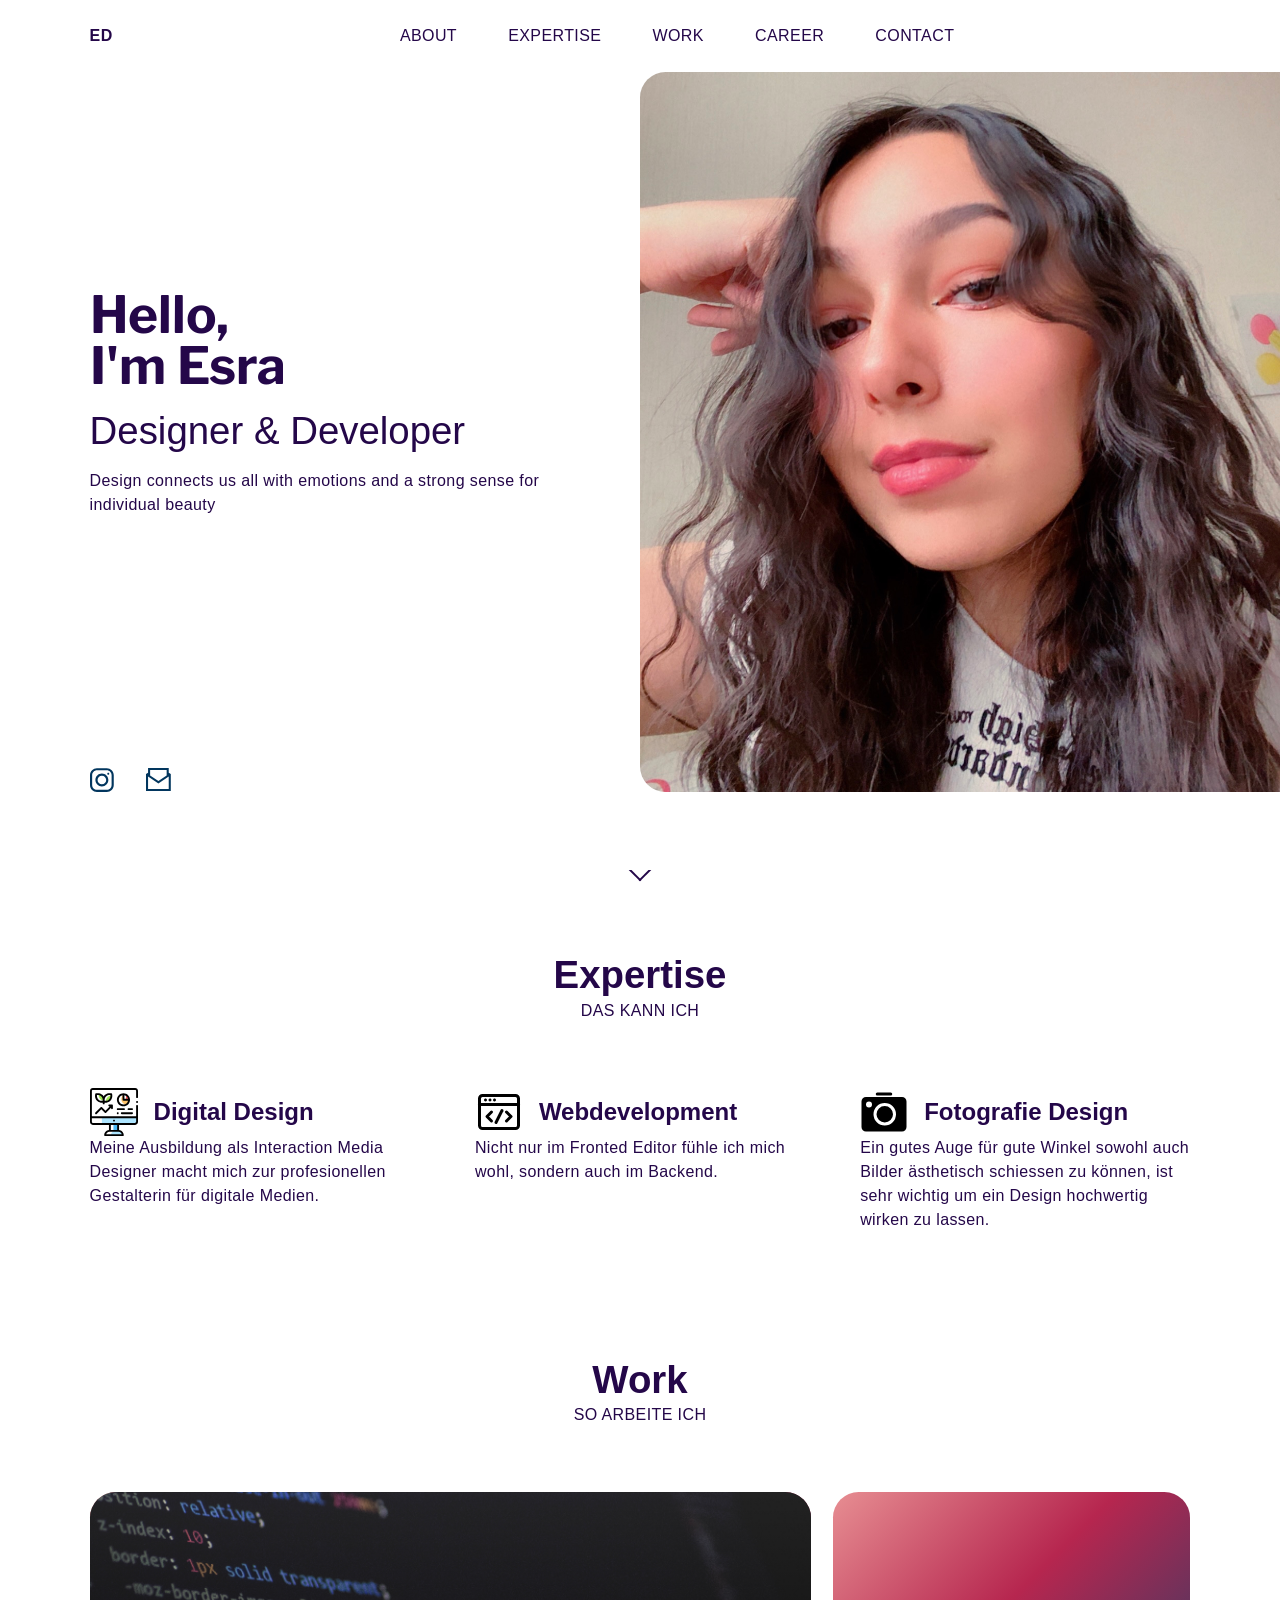
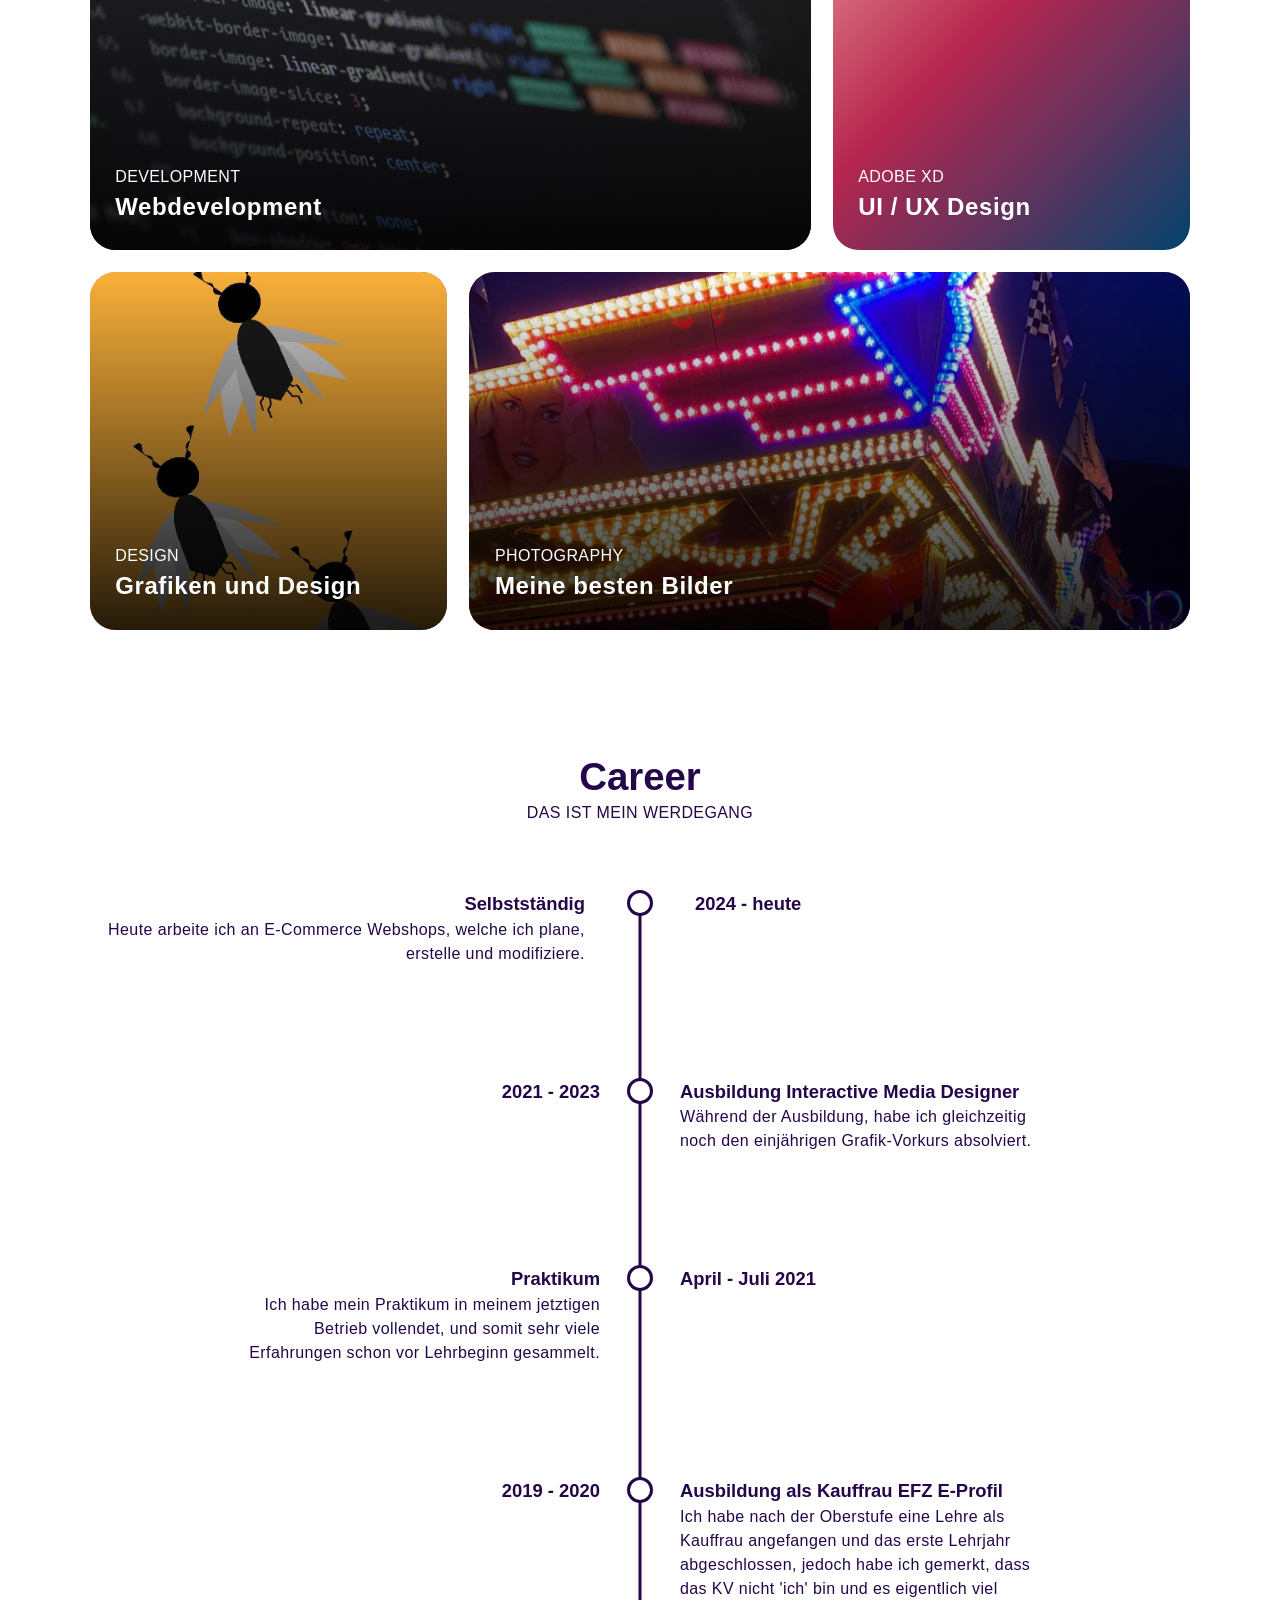
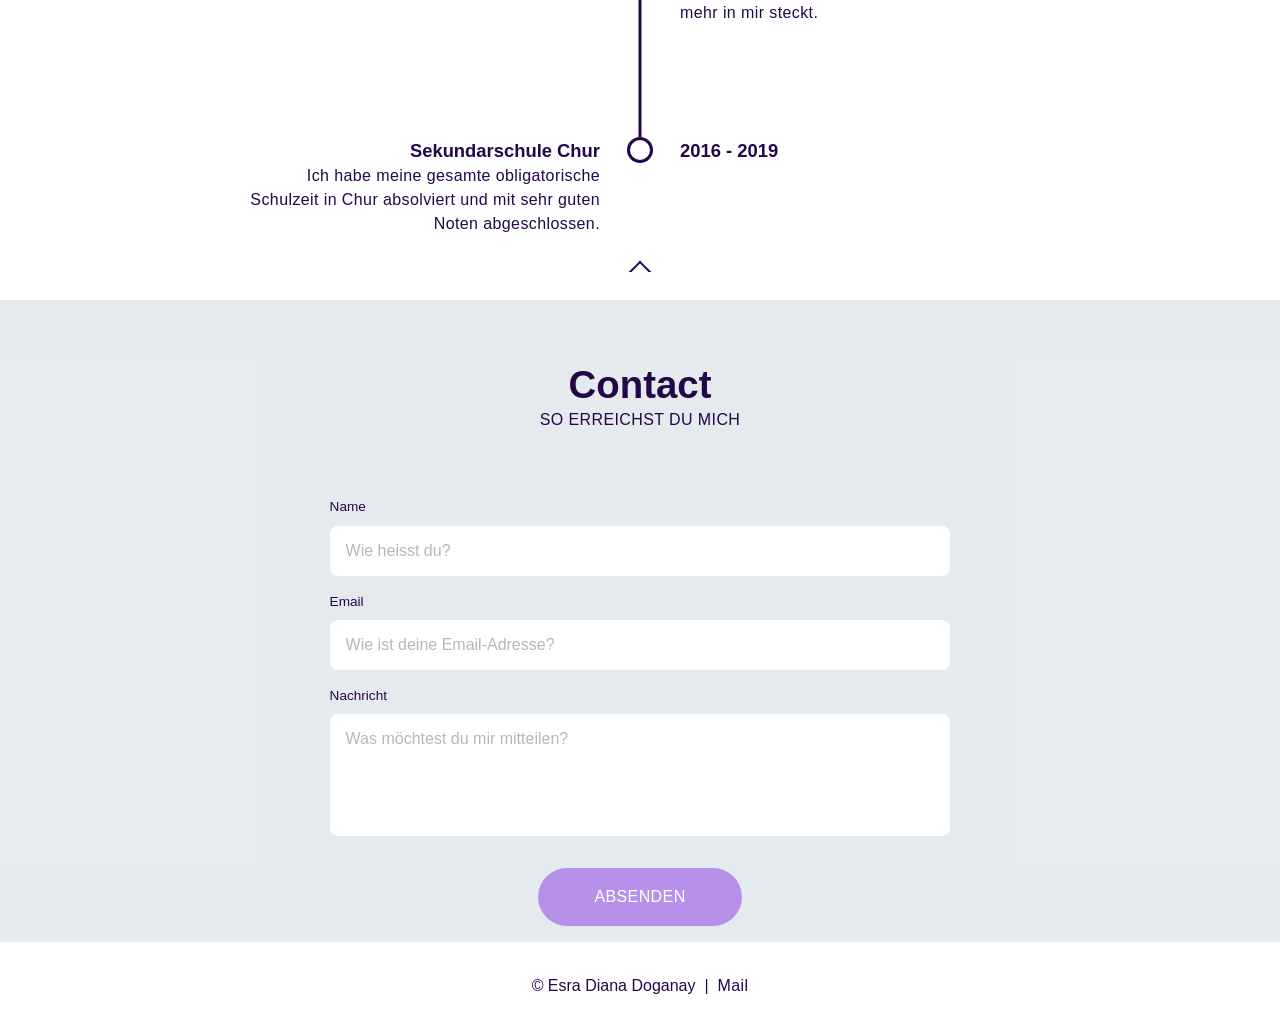
<file: index.html>
<!doctype html>
<html lang="de">

<head>
	<link rel="preconnect" href="https://fonts.googleapis.com">
	<link rel="preconnect" href="https://fonts.gstatic.com" crossorigin>
	<link href="https://fonts.googleapis.com/css2?family=Libre+Franklin:wght@700&display=swap" rel="stylesheet">
	<meta charset="utf-8">
	<meta name="viewport" content="width=device-width, initial-scale=1.0">
	<title>Esra Diana Doganay, Designer & Developer</title>
	<meta name="description" content="Portfolio of Esra Diana">
	<link rel="stylesheet" type="text/css" href="css/style.css">
	<link rel="stylesheet" type="text/css" href="css/responsive.css">
</head>

<body>
	<header>
		<nav>
			<a id="logo" href="#"><strong>ED</strong></a>
			<ul>
				<li><a href="#">About</a></li>
				<li><a href="#expertise">Expertise</a></li>
				<li><a href="#work">Work</a></li>
				<li><a href="#career">Career</a></li>
				<li><a href="#contact">Contact</a></li>
			</ul>
		</nav>
	</header>
	<main>
		<section id="about">
			<div class="about_content">
				<div class="about_text">
					<h1>Hello,<br>I'm Esra</h1>
					<h2>Designer & Developer</h2>
					<p>
						Design connects us all with emotions and a strong sense for individual beauty
					</p>
				</div>
				<div class="about_social">
					<a href="https://instagramm.com/dianadouuaa">
						<img src="img/social/instagram.svg" alt="instagram">
					</a>
					<a href="mailto:doganayesradiana@gmail.com">
						<img src="img/social/email.svg" alt="email">
					</a>
				</div>
			</div>
			<div class="about_image">
				<img src="img/bild/ich3.jpg">
			</div>
		</section>
		<div class="hero">
			<a href="#contact" class="scroll-down">
				<div class="mouse">
					<span></span>
				</div>
				<div class="arrow">
					<span></span>
				</div>
			</a>
		</div>
		<section id="expertise">
			<div class="section_title">
				<h3>Expertise</h3>
				<p class="section_subtitle">Das kann ich</p>
			</div>
			<div class="expertise_group">
				<div class="expertise_item">
					<div class="expertise_title">
						<div class="expertise_icon pink">
							<img src="img/expertise/digital_design.svg" alt="digital_design">
						</div>
						<h4>Digital Design</h4>
					</div>
					<p>Meine Ausbildung als Interaction Media Designer macht mich zur profesionellen Gestalterin für
						digitale Medien.</p>
				</div>
				<div class="expertise_item">
					<div class="expertise_title">
						<div class="expertise_icon blue">
							<img src="img/expertise/webdevelopment.svg" alt="webdevelopment">
						</div>
						<h4>Webdevelopment</h4>
					</div>
					<p>Nicht nur im Fronted Editor fühle ich mich wohl, sondern auch im Backend.</p>
				</div>
				<div class="expertise_item">
					<div class="expertise_title">
						<div class="expertise_icon yellow">
							<img src="img/expertise/photography.svg" alt="photography">
						</div>
						<h4>Fotografie Design</h4>
					</div>
					<p>Ein gutes Auge für gute Winkel sowohl auch Bilder ästhetisch schiessen zu können, ist sehr
						wichtig um ein Design hochwertig wirken zu lassen.</p>
				</div>
			</div>
		</section>
		<section id="work">
			<div class="section_title">
				<h3>Work</h3>
				<p class="section_subtitle">So arbeite ich</p>
			</div>
			<div class="work_group">
				<a href="detailseiten/development.html" class="work_item is-darken">
					<img src="img/work/code.jpg" alt="screens">
					<div class="work_text">
						<span class="work_label">Development</span>
						<h4>Webdevelopment</h4>
					</div>
				</a>
				<a href="detailseiten/fronted_portfolio.html" class="work_item">
					<div class="work_text">
						<span class="work_label">Adobe Xd</span>
						<h4>UI / UX Design</h4>
					</div>
				</a>
				<a href="detailseiten/design.html" class="work_item is-darken">
					<img src="img/work/bieenen.jpg" alt="webdevelopment">
					<div class="work_text">
						<span class="work_label">Design</span>
						<h4>Grafiken und Design</h4>
					</div>
				</a>
				<a href="detailseiten/photos.html" class="work_item is-darken">
					<img src="img/work/lp.jpg" alt="photography">
					<div class="work_text">
						<span class="work_label">Photography</span>
						<h4>Meine besten Bilder</h4>
					</div>
				</a>
			</div>
		</section>
		<section id="career">
			<div class="section_title">
				<h3>Career</h3>
				<p class="section_subtitle">Das ist mein Werdegang</p>
			</div>
			<div class="career_item">
				<span class="career_date">2024 - heute</span>
				<div class="career_timeline"></div>
				<div class="career_text">
					<h5>Selbstständig</h5>
					<p>Heute arbeite ich an E-Commerce Webshops, welche ich plane, erstelle und modifiziere.</p>
				</div>
			</div>
			<div class="career_group">
				<div class="career_item">
					<span class="career_date">2021 - 2023</span>
					<div class="career_timeline"></div>
					<div class="career_text">
						<h5>Ausbildung Interactive Media Designer</h5>
						<p>Während der Ausbildung, habe ich gleichzeitig noch den einjährigen Grafik-Vorkurs
							absolviert.</p>
					</div>
				</div>
				<div class="career_item">
					<span class="career_date">April - Juli 2021</span>
					<div class="career_timeline"></div>
					<div class="career_text">
						<h5>Praktikum</h5>
						<p>Ich habe mein Praktikum in meinem jetztigen Betrieb vollendet, und somit sehr
							viele Erfahrungen schon vor Lehrbeginn gesammelt.</p>
					</div>
				</div>
				<div class="career_item">
					<span class="career_date">2019 - 2020</span>
					<div class="career_timeline"></div>
					<div class="career_text">
						<h5>Ausbildung als Kauffrau EFZ E-Profil</h5>
						<p>Ich habe nach der Oberstufe eine Lehre als Kauffrau angefangen und das erste Lehrjahr
							abgeschlossen, jedoch habe ich gemerkt, dass das KV nicht 'ich' bin und es eigentlich
							viel
							mehr
							in mir steckt.</p>
					</div>
				</div>
				<div class="career_item">
					<span class="career_date">2016 - 2019</span>
					<div class="career_timeline"></div>
					<div class="career_text">
						<h5>Sekundarschule Chur</h5>
						<p>Ich habe meine gesamte obligatorische Schulzeit in Chur absolviert und mit sehr guten
							Noten
							abgeschlossen.</p>
					</div>
				</div>
			</div>
		</section>
		<div class="hero-scroll-up">
			<a href="#about" class="scroll-up">
				<div class="mouse">
					<span></span>
				</div>
				<div class="arrow">
					<span></span>
				</div>
			</a>
		</div>
		<section id="contact">
			<div class="block_with_background">
				<div class="section_title">
					<h3>Contact</h3>
					<p class="section_subtitle">So erreichst du mich</p>
				</div>
				<form class="form" action="https://formspree.io/f/mbjqwqkw" role="form" method="post">
					<label for="name">Name</label>
					<input type="text" class="form_input" id="name" name="name" placeholder="Wie heisst du?" required>

					<label for="email">Email</label>
					<input type="email" class="form_input" id="email" name="_replyto"
						placeholder="Wie ist deine Email-Adresse?" required>

					<label for="message">Nachricht</label>
					<textarea class="form_input" rows="5" id="message" name="message"
						placeholder="Was möchtest du mir mitteilen?" required></textarea>

					<input type="hidden" name="_subject" id="email-subject" value="Neue Anfrage via Portfolio">
					<button class="form_submit" value="submit" type="submit">Absenden</button>
				</form>
			</div>
		</section>

	</main>
	<footer>
		&copy; Esra Diana Doganay &nbsp;|&nbsp; <a href="mailto:doganayesradiana@gmail.com">Mail</a>

	</footer>
</body>

</html>
</file>
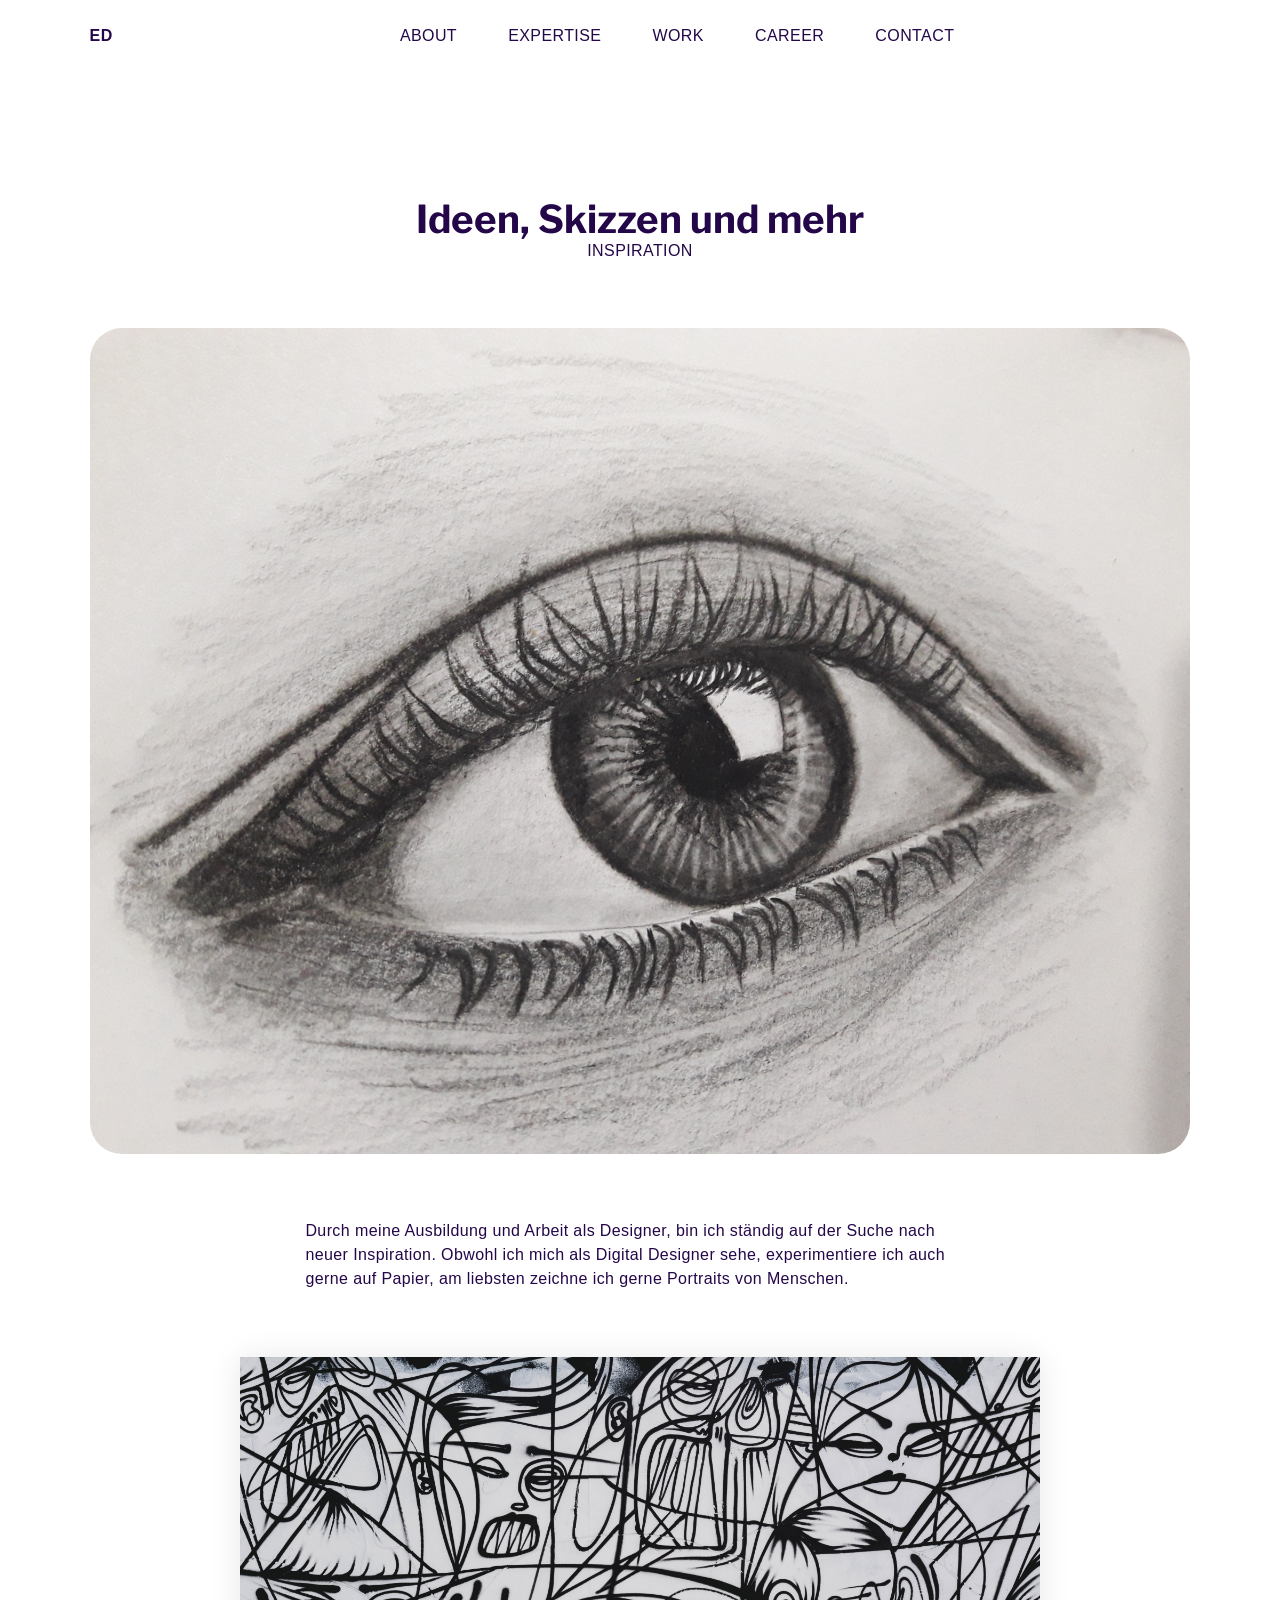
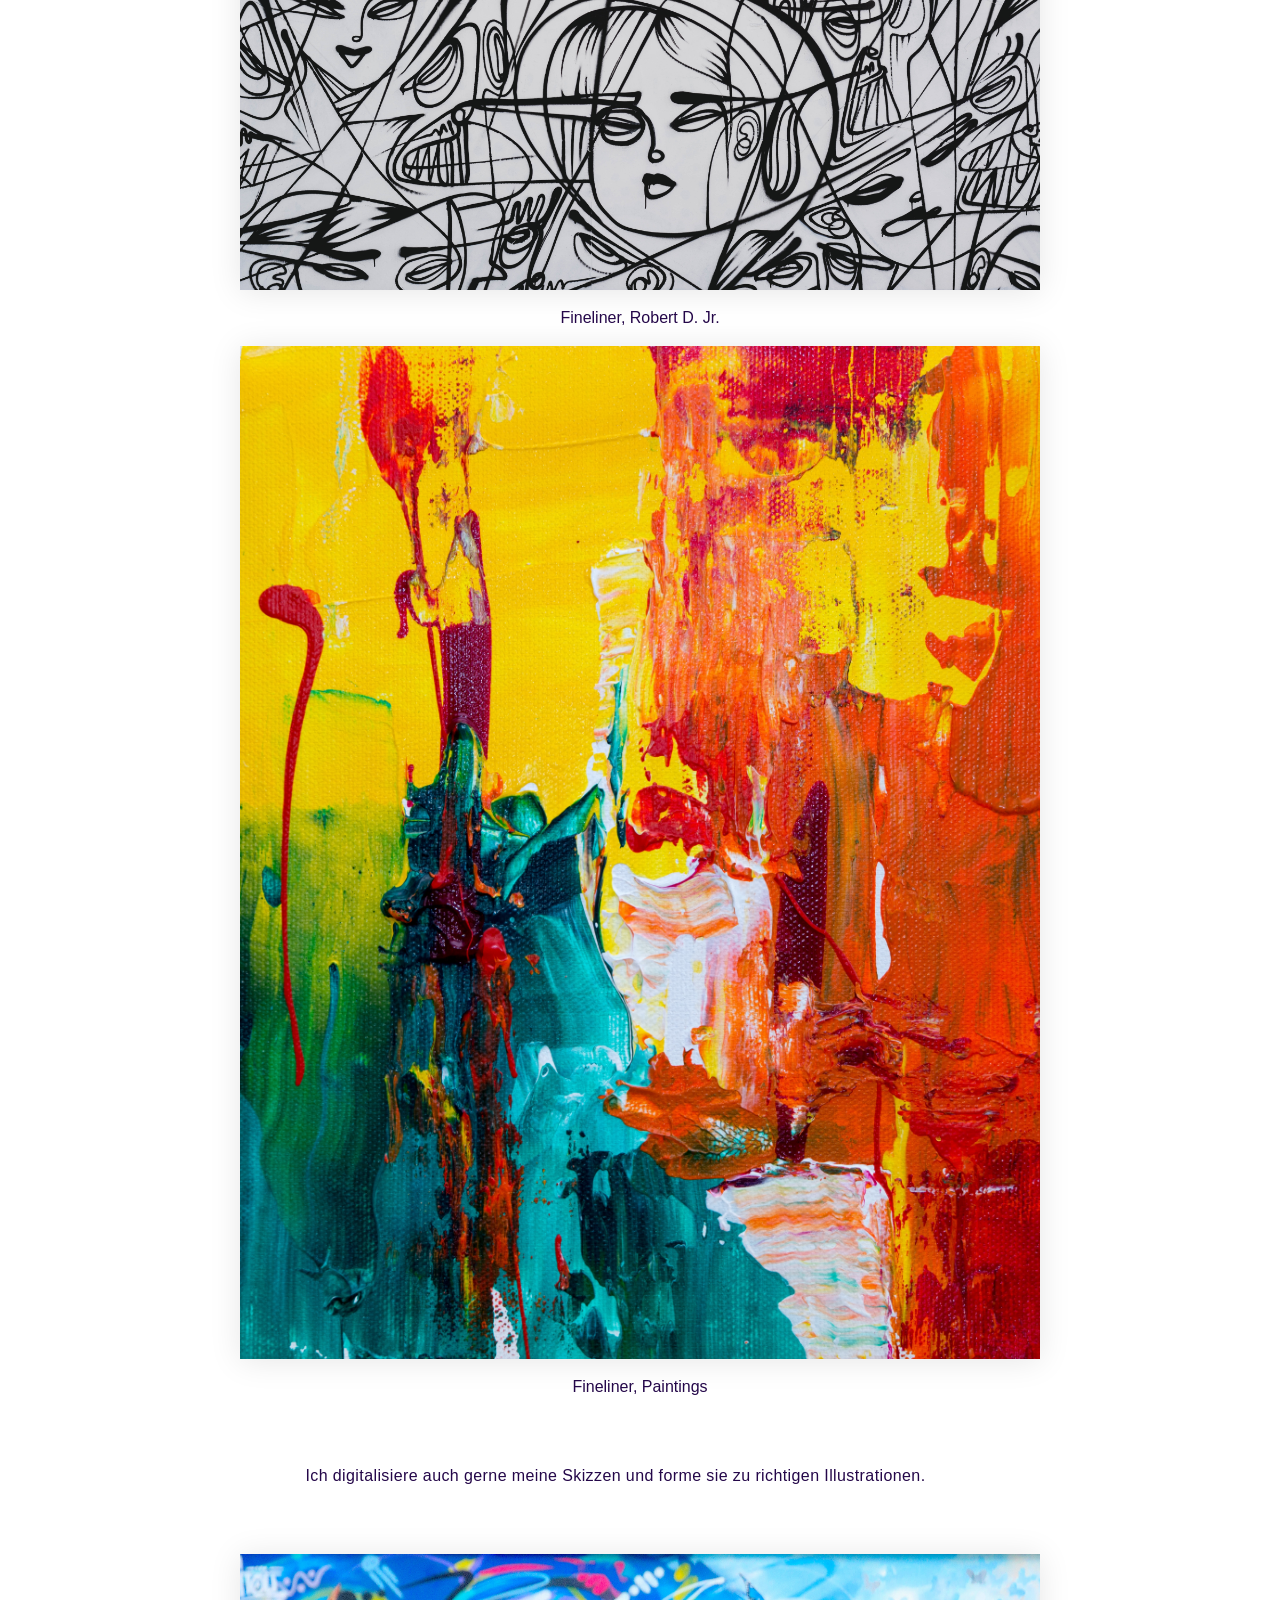
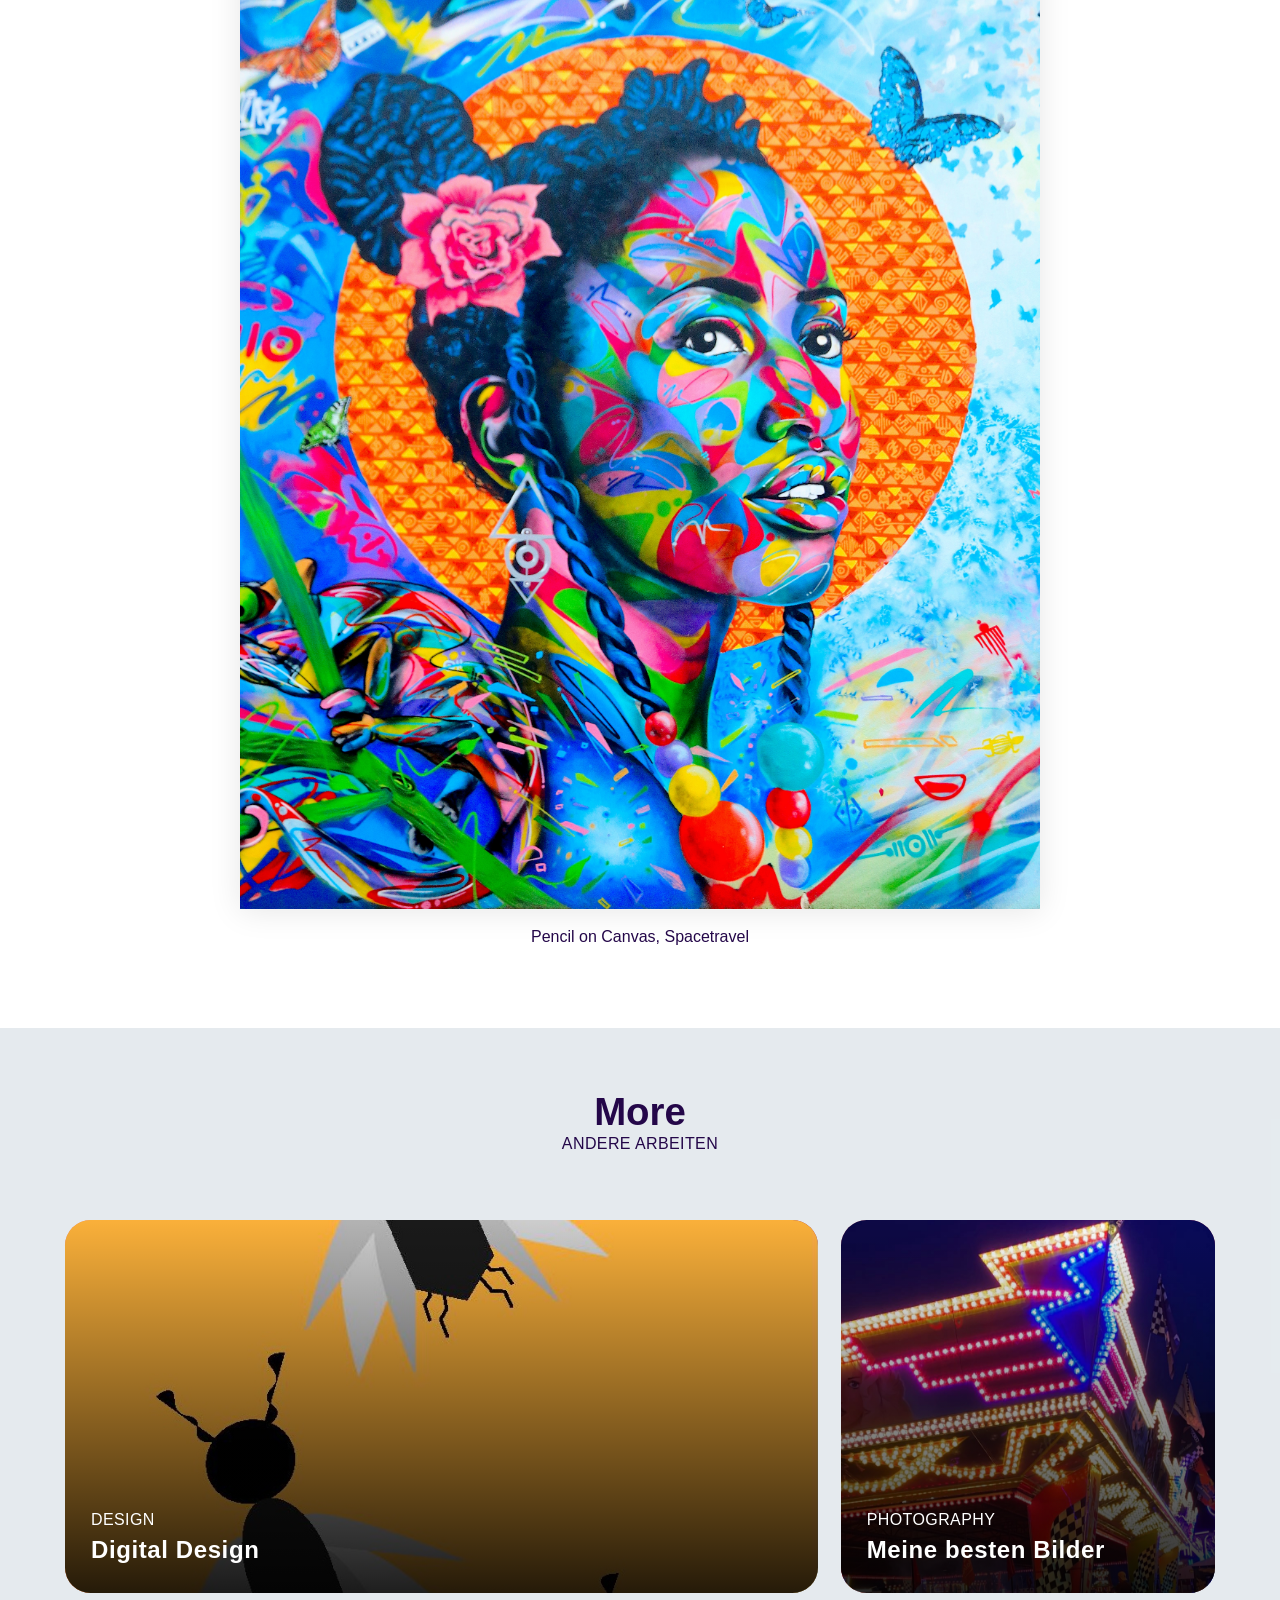
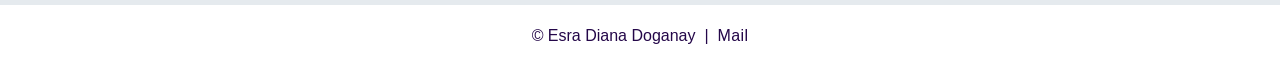
<file: detailseiten/design.html>
<html lang="de">

<head>
	<link rel="preconnect" href="https://fonts.googleapis.com">
	<link rel="preconnect" href="https://fonts.gstatic.com" crossorigin>
	<link href="https://fonts.googleapis.com/css2?family=Libre+Franklin:wght@700&display=swap" rel="stylesheet">
	<meta charset="utf-8">
	<meta name="language" content="de">
	<meta name="viewport" content="width=device-width, initial-scale=1.0">
	<meta title="Inspiration - Esra Diana Doganay">
	<meta name="description" content="Portfolio of Esra Diana">
	<meta name="keywords" content="ideas, sketches, inspiration">

	<link rel="stylesheet" type="text/css" href="../css/style.css">
	<link href="../css/responsive.css" rel="stylesheet" type="text/css">
</head>

<body>
	<header>
		<nav>
			<a id="logo" href="../index.html"><strong>ED</strong></a>
			<ul>
				<li><a href="../index.html">About</a></li>
				<li><a href="../index.html#expertise">Expertise</a></li>
				<li><a href="../index.html#work">Work</a></li>
				<li><a href="../index.html#career">Career</a></li>
				<li><a href="../index.html#contact">Contact</a></li>
			</ul>
		</nav>
	</header>
	<main>
		<section id="detail">
			<div class="detail_stage">
				<div class="section_title">
					<h1>Ideen, Skizzen und mehr</h1>
					<span class="section_subtitle">inspiration</span>
				</div>
				<img class="detail_mainimage" src="../detailseiten/img2/auge.jpg" alt="drawing">
			</div>
			<div class="detail_content">
				<div class="detail_textblock">
					<p>Durch meine Ausbildung und Arbeit als Designer, bin ich ständig auf der Suche nach neuer
						Inspiration.
						Obwohl ich mich als Digital Designer sehe, experimentiere ich auch gerne auf Papier, am liebsten
						zeichne ich gerne Portraits von Menschen.</p>
				</div>
				<figure class="detail_media">
					<img src="../detailseiten/img2/drawing.jpg" alt="Robert D. Jr.">
					<figcaption>Fineliner, Robert D. Jr.</figcaption>
				</figure>
				<figure class="detail_media">
					<img src="../detailseiten/img2/painting.jpg" alt="Paintings">
					<figcaption>Fineliner, Paintings</figcaption>
				</figure>
				<div class="detail_textblock">
					<p>Ich digitalisiere auch gerne meine Skizzen und forme sie zu richtigen Illustrationen.</p>
				</div>
				<figure class="detail_media">
					<img src="../detailseiten/img2/wow.jpg" alt="Spacetravel">
					<figcaption>Pencil on Canvas, Spacetravel</figcaption>
				</figure>
			</div>
		</section>
		<section id="related">
			<div class="block_with_background">
				<div class="section_title">
					<h3>More</h3>
					<span class="section_subtitle">Andere Arbeiten</span>
				</div>
				<div class="work_group">
					<a href="../detailseiten/design.html" class="work_item is-darken">
						<img src="../img/work/bieenen.jpg" alt="screens">
						<div class="work_text">
							<span class="work_label">Design</span>
							<h4>Digital Design</h4>
						</div>
					</a>
					<a href="detailseiten/photos.html" class="work_item is-darken">
						<img src="../img/work/lp.jpg" alt="lunapark">
						<div class="work_text">
							<span class="work_label">Photography</span>
							<h4>Meine besten Bilder</h4>
						</div>
					</a>
				</div>
			</div>
		</section>
	</main>
	<footer>
		&copy; Esra Diana Doganay &nbsp;|&nbsp; <a href="mailto:doganayesradiana@gmail.com">Mail</a>
	</footer>
</body>

</html>
</file>
<file: css/style.css>
* {
    box-sizing: border-box;
}

html, body {
    margin: 0;
    padding: 0;
}

a {
    text-decoration: none;
    color: #240749;
}

img, video {
    display: block;
    max-width: 100%;
}

header {
	position: sticky;
	top: 0;
	background-color: #FFFFFF;
}

header, footer {
    padding-left: 7vw;
    padding-right: 7vw;
}

input, textarea, button {
    -webkit-appearance: none;
    -moz-appearance: none;
    appearance: none;
    border: none;
    box-shadow: none;
    font-family: inherit;
    font-size: inherit;
}

html {
font-size: min(max(16px, 1vw), 22px);
font-family: -apple-system, BlinkMacSystemFont, 'Segoe UI', -apple-system, BlinkMacSystemFont, 'Segoe UI', Roboto, Oxygen, Ubuntu, Cantarell, 'Open Sans', 'Helvetica Neue', sans-serif, Helvetica, sans-serif;
font-weight: normal;
line-height: 1.5;
color: #240749;
font-size: 16px;
}

h1,h3 {
line-height: 1;
margin: 0;
color: #240749;
}

h1 {
    font-size: min(max(2.5rem, 4vw), 5rem);
}

h2 {
font-size: min(max(1.5rem, 3vw), 3rem);
font-weight: normal;
margin-top: 0.25em;
margin-bottom: 0.25em;
}

h3 {
font-size: min(max(1.5rem, 3vw), 2.5rem);
}

h4 {
font-size: min(max(1.25rem, 3vw), 1.5rem);
margin: 0;
}

h5 {
font-size: min(max(1rem, 3vw), 1.15rem);
margin: 0;
}

p, a, span, blockquote {
letter-spacing: 0.025rem;
color: #240749;
}

header {
text-transform: uppercase;
overflow-x: auto;
-webkit-overflow-scrolling: touch;
z-index: 3;
}

nav {
display: flex;
margin-top: 0;
margin-bottom: 0;
margin-left: -2vw;
margin-right: -2vw;
}

nav ul {
display: flex;
flex-wrap: nowrap;
justify-content: center;
flex-grow: 1;
margin: 0;
padding: 0;
list-style: none;
}

nav a {
padding: 1.5rem 2vw;
display: inline-block;
color: #240749;
}

section {
    padding: 7vh 7vw 0 7vw;
}

.section_title {
text-align: center;
padding: calc(3vh + 3vw);
}

.section_subtitle {
margin-top: 0.25rem;
text-transform: uppercase;
}

#about {
padding: 0;
display: flex;
}

.about_image {
overflow: hidden;
border-radius: 2vw 0 0 2vw;
max-height: 80vh;
}

.about_image img {
min-height: 550px;
height: 100%;
width: 100%;
object-fit: cover;
object-position: 45% 35%;
}

.about_content {    
flex-grow: 1;
flex-shrink: 0;
flex-basis: 50%;
display: flex;
flex-direction: column;
padding: 0 7vw;
color: #240749;
}

.about_text {
flex-grow: 1;
display: flex;
flex-direction: column;
justify-content: center;
max-width: 32rem;
}

.about_social {
display: flex;
margin-top: 2rem;
}

.about_social a {
margin-right: 2rem;
}

.expertise_group {
display: flex;
flex-wrap: wrap;
justify-content: space-between
}

.expertise_item {
flex-basis: 30%;
}

.expertise_title {
display: flex;
align-items: center;
}

.expertise_icon {
	display: flex;
	justify-content: center;
	align-items: center;
	border-radius: 50%;
	flex-shrink: 0;
	width: 3rem;
	height:3rem;
	background: #FFFFFF;
	margin-right: 1rem;
}
	
.expertise_icon.blue {
	background: #FFFFFF;
}
	
.expertise_icon.yellow {
	background-color: #FFFFFF;
}
	
.work_group {
	display: flex;
	justify-content: space-between;
	flex-wrap: wrap;
	margin:-1% 0;
}
	
.work_item {
	position: relative;
	flex-basis: 32.5%;
	overflow: hidden;
	border-radius: 2vw;
	margin: 1% 0;
	height: 0;
	padding-bottom: 32.5%;
	background: linear-gradient(to bottom right, rgba(231, 142, 146, 1) 0%, rgba(182, 38, 79, 1) 40%, rgba(2, 67, 108, 1) 100%);
}

.work_item:nth-child(3n+1) {
	flex-basis: 65.5%;
}

.work_item img {
	position: absolute;
	width: 100%;
	height: 100%;
	object-fit: cover;
}

.work_item.is-darken:before {
	content: " ";
	position: absolute;
	background: linear-gradient(to top, rgba(0, 0, 0, 0.85), rgba(0, 0, 0, 0));
	height: 100%;
	width: 100%;
	z-index: 1;
}

.work_text {
	position: absolute;
	bottom: 0;
	margin: 2vw;
	z-index: 2;
}
	
.work_label {
	text-transform: uppercase;
	color: white;
}	

.work_item h4 {
	letter-spacing: 0.025em;
	color: white;
}

.career_group {
	max-width: 50rem;
	margin: 0 auto;
}

.career_item {
	display: flex;
	justify-content: center;
}

.career_timeline {
	flex-basis: 10%;
	position: relative;
	text-align: center;
}

.career_timeline:before {
	content: " ";
	display: block;
	width: 1.25rem;
	height: 1.25rem;
	border: 3px solid #240749;
	background: white;
	border-radius: 50%;
	margin: 0 auto;
	position: relative;
	z-index: 2;
}

.career_timeline:after {
	content: " ";
	position: absolute;
	display: block;
	top: 0;
	left: 50%;
	transform:translateX(-50%);
	height: 100%;
	width: 3px;
	background: #240749;
	z-index: 1;
}

.career_date {
	text-align: right;
	flex-basis: 45%;
	font-size: min(max(1rem, 3vw), 1.15rem);
	font-weight: bold;
	letter-spacing: normal;
}

.career_text {
	flex-basis: 45%;
	padding-bottom: 7rem;
}

.career_text h5 {
	margin: 0;
}

.career_item:nth-child(even) {
	flex-direction: row-reverse;
	text-align: right;
}

.career_item:nth-child(even) .career_date {
	text-align: left;
}

.career_item:last-child .career_timeline:after {
	display: none;
}

.career_item:last-child .career_text {
	padding-bottom: 0;
}

.block_with_background {
	padding-bottom: calc(3vh + vw);
	background: rgba(2,54,94,0.1);
}

#detail .section_title h1 {
	font-size: min(max(1.5rem, 3vw), 3rem);
}

.detail_mainimage {
	width: 100%;
	border-radius: 2rem;
}

.detail_content {
	max-width: 50rem;
	margin: 0 auto;
}

.detail_media {
	margin: 0;
}

.detail_media figcaption {
	text-align:center;
	margin: 1rem 0;
}

.detail_media img {
	box-shadow: 0 2px 30px 0 rgba(0, 0, 0, 0.1);
}

.detail_textblock {
	margin: calc(3vw + 3vh);
}

#related {
	padding: 7vh 0 0;
}

#related .work_group {
	padding: 0 calc(3vh + 3vw);
}

#contact {
	padding: 7vh 0 0;
}

.form {
	display: flex;
	flex-direction: column;
	max-width: 50rem;
	margin: 0 auto;
	padding: 0 7vw;
}

.form label {
	font-size: 0.85rem;
}

.form_input {
	padding: 1rem;
	margin: 0.5rem 0 1rem 0;
	border-radius: 0.5rem;
	resize: none;
}

.form_input::placeholder {
	color: rgba(117, 108, 124, 0.5);
}

.form_submit {
	align-self: center;
	padding: 1.25rem 3.5rem;
	margin: 1rem 0;
	border-radius: 10rem;
	text-transform: uppercase;
	background: rgb(183, 145, 233);
	color: white;
	letter-spacing: 0.025rem;
	cursor: pointer;
}

footer {
	padding: 2rem 0;
	text-align: center;
}

h1 {
	font-family: 'Libre Franklin', sans-serif;
}

*{
	margin: 0;
	padding: 0;
	box-sizing: border-box;
}


html{
	scroll-behavior: smooth;
}


@keyframes arrow-down {
	0%{
		opacity: 0;
	}

	25%{
		opacity: .25;
	}

	50%{
		opacity: .5;
	}

	75%{
		opacity: .75;
	}

	100%{
		opacity: 1;
	}
}

*{
	margin: 0;
	padding: 0;
	box-sizing: border-box;
}


html{
	scroll-behavior: smooth;
}

.scroll-down{
	/* position: absolute; */
	/* bottom: 2.5rem; */
	/* left: 50%; */
	/* transform: translateX(-50%); */
	display: flex;
	flex-direction:column;
	align-items: center;
}


.hero{
	padding-top: 70px;
	margin-bottom: -50px;
}

.hero-scroll-up {
	text-align: center;
	padding-top: 27px;
	margin-bottom: -50px;
}

.scroll-up {
	display: inline-block;
	transform: rotate(180deg);
}

.arrow span{
	display: block;
	width: 1rem;
	height: 1rem;
	border: 2px solid transparent;
	border-right-color: #240749;
	border-bottom-color: #240749;
	transform: rotate(45deg);
	animation: arrow-down .7s alternate infinite;
}



@keyframes arrow-down {
	0%{
		opacity: 0;
	}

	25%{
		opacity: .25;
	}

	50%{
		opacity: .5;
	}

	75%{
		opacity: .75;
	}

	100%{
		opacity: 1;
	}
}
</file>
<file: css/responsive.css>
@media (max-width: 60em) {
nav ul {
        padding: 4vw;
}

nav a{
    padding: 1.5rem 3vw;
    display: flex;
    align-items: center;
}

#about {
    flex-direction: column-reverse;
}

.about_image {
    border-radius: 0;
    margin-bottom: 7vw;
}

.expertise_item {
    flex-basis: auto;
}

.work_group {
    margin: -1rem 0;
}

.work_item {
    border-radius: 2rem;
    margin: 1rem 0;
}

.work_item, .work_item:nth-child(3n+1) {
    flex-basis: 100%;
    padding-bottom: 100%;
}

.work_text {
    padding: 3vw;
}

#career {
    padding: 7vh 00;
}

#career .section_title {
    margin: 0 7vw;
}

.career_group {
    display: flex;
    align-items: flex-start;
    overflow-x: auto;
    -webkit-overflow-scrolling: touch;
    padding-left: 7vw;
}

.career_item:last-child {
    padding-right: 7vw;
}

.career_item, .career_item:nth-child(even) {
    flex-direction: column;
    flex: 1 0 90%;
}

.career_date, .career_text {
    text-align: left;
    padding-right: 10%;
    padding-bottom: 0;
}

.career_item:last-child .career_text {
    padding-right: 0;
}

.career_timeline {
    margin: 2rem 0;
}

.career_timeline:before {
    margin: 0;
}

.career_timeline:after {
    width: 100%;
    height: 3px;
    top: 50%;
    left: 0;
    transform: translateY(-50%)
}

.detail_mainimage {
    width: calc(100% + 14vw);
    max-width: none;
    margin-left: -7vw;
    border-radius: 0;
}

.detail_media {
    margin: 0;
}

h3{
    margin-top: 40px;
}

}
</file>
